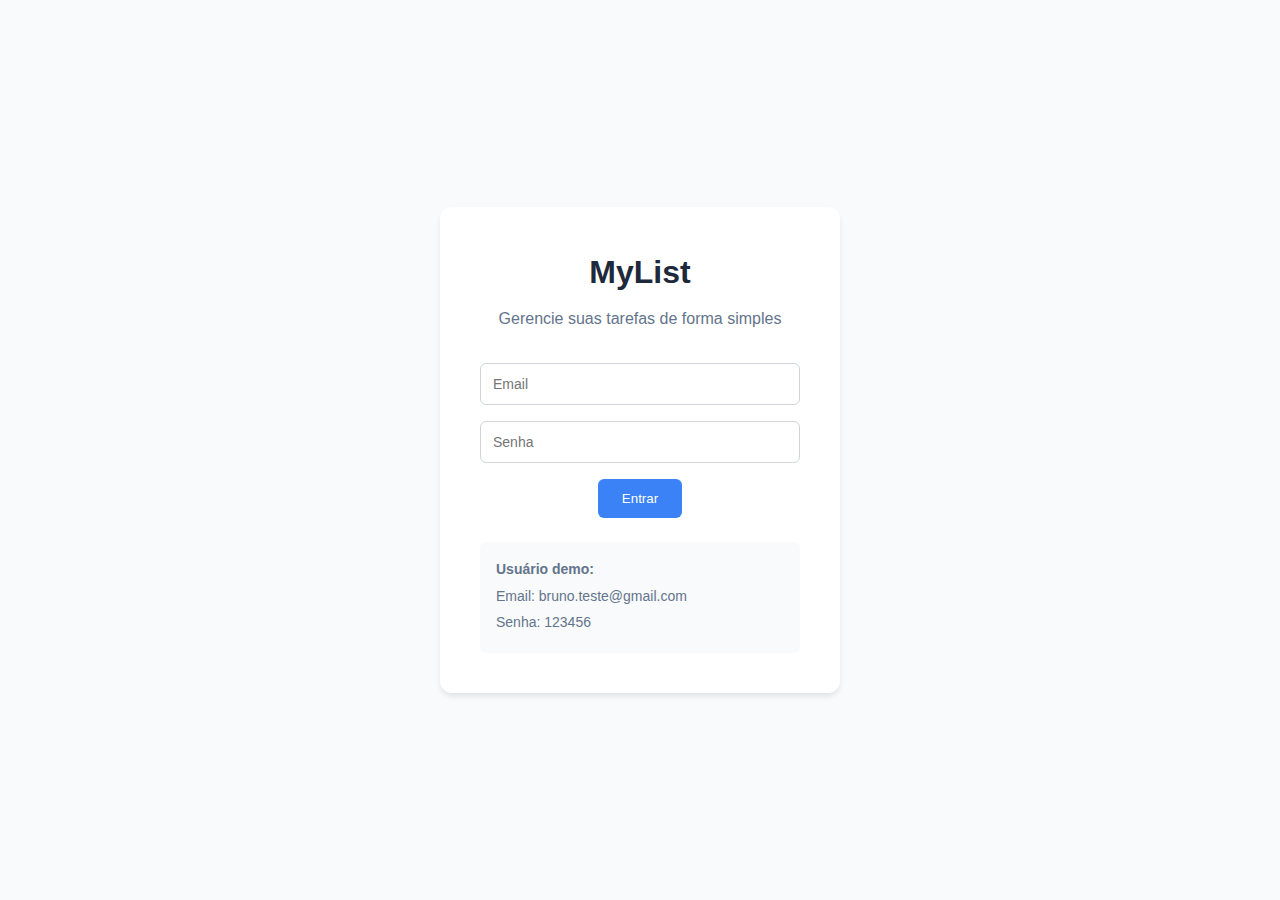
<file: index.html>
<!DOCTYPE html>
<html lang="pt-BR">
<head>
    <meta charset="UTF-8">
    <meta name="viewport" content="width=device-width, initial-scale=1.0">
    <title>MyList - Gerenciador de Tarefas</title>
    <link rel="stylesheet" href="styles.css">
</head>
<body>
    <!-- Login Page -->
    <div id="loginPage" class="page active">
        <div class="login-container">
            <div class="login-card">
                <h1>MyList</h1>
                <p>Gerencie suas tarefas de forma simples</p>
                
                <form id="loginForm">
                    <div class="input-group">
                        <input type="email" id="email" placeholder="Email" required>
                    </div>
                    <div class="input-group">
                        <input type="password" id="password" placeholder="Senha" required>
                    </div>
                    <button type="submit" class="btn-primary">Entrar</button>
                </form>
                
                <div class="demo-info">
                    <p><strong>Usuário demo:</strong></p>
                    <p>Email: bruno.teste@gmail.com</p>
                    <p>Senha: 123456</p>
                </div>
            </div>
        </div>
    </div>

    <!-- Dashboard Page -->
    <div id="dashboardPage" class="page">
        <header class="header">
            <div class="header-content">
                <h1>MyList</h1>
                <div class="header-actions">
                    <span id="userName">Bruno Teste</span>
                    <button id="logoutBtn" class="btn-secondary">Sair</button>
                </div>
            </div>
        </header>

        <main class="main-content">
            <div class="content-header">
                <h2>Minhas Tarefas</h2>
                <div class="actions">
                    <button id="addCategoryBtn" class="btn-secondary">+ Categoria</button>
                    <button id="addTaskBtn" class="btn-primary">+ Tarefa</button>
                </div>
            </div>

            <!-- <div class="filters">
                <select id="categoryFilter">
                    <option value="">Todas as categorias</option>
                </select>
                <select id="statusFilter">
                    <option value="">Todos os status</option>
                    <option value="pendente">Pendente</option>
                    <option value="concluida">Concluída</option>
                </select>
            </div> -->

            <div class="categories-section">
                <h3>Categorias</h3>
                <div id="categoriesList" class="categories-list"></div>
            </div>

            <div class="tasks-section">
                <div id="tasksList" class="tasks-list"></div>
            </div>
        </main>
    </div>

    <!-- Task Modal -->
    <div id="taskModal" class="modal">
        <div class="modal-content">
            <div class="modal-header">
                <h3 id="taskModalTitle">Nova Tarefa</h3>
                <button class="close-btn">&times;</button>
            </div>
            <form id="taskForm">
                <div class="input-group">
                    <label>Título</label>
                    <input type="text" id="taskTitle" required>
                </div>
                <div class="input-group">
                    <label>Descrição</label>
                    <textarea id="taskDescription" rows="3"></textarea>
                </div>
                <div class="input-group">
                    <label>Categoria</label>
                    <select id="taskCategory" required>
                        <option value="">Selecione uma categoria</option>
                    </select>
                </div>
                <div class="input-row">
                    <div class="input-group">
                        <label>Data de Vencimento</label>
                        <input type="date" id="taskDate">
                    </div>
                    <div class="input-group">
                        <label>Hora</label>
                        <input type="time" id="taskTime">
                    </div>
                </div>
                <div class="input-group">
                    <label>Status</label>
                    <select id="taskStatus">
                        <option value="pendente">Pendente</option>
                        <option value="concluida">Concluída</option>
                    </select>
                </div>
                <div class="modal-actions">
                    <button type="button" class="btn-secondary" id="cancelTaskBtn">Cancelar</button>
                    <button type="submit" class="btn-primary">Salvar</button>
                </div>
            </form>
        </div>
    </div>

    <!-- Category Modal -->
    <div id="categoryModal" class="modal">
        <div class="modal-content">
            <div class="modal-header">
                <h3 id="categoryModalTitle">Nova Categoria</h3>
                <button class="close-btn">&times;</button>
            </div>
            <form id="categoryForm">
                <div class="input-group">
                    <label>Nome da Categoria</label>
                    <input type="text" id="categoryName" required>
                </div>
                <div class="modal-actions">
                    <button type="button" class="btn-secondary" id="cancelCategoryBtn">Cancelar</button>
                    <button type="submit" class="btn-primary">Salvar</button>
                </div>
            </form>
        </div>
    </div>

    <script src="api.js"></script>
    <script src="app.js"></script>
</body>
</html>
</file>
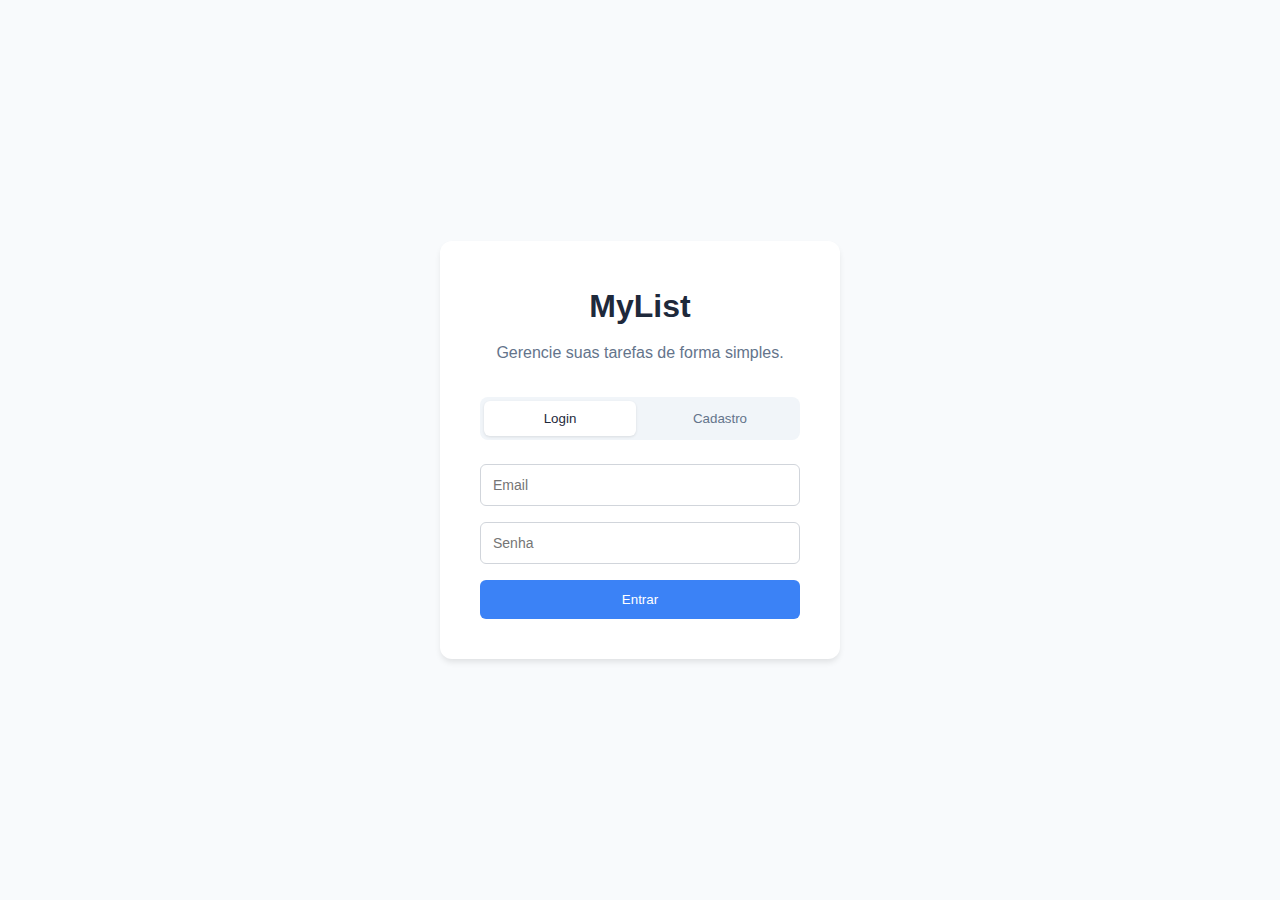
<file: client/index.html>
<!DOCTYPE html>
<html lang="pt-BR">
  <head>
    <meta charset="UTF-8" />
    <meta name="viewport" content="width=device-width, initial-scale=1.0" />
    <title>MyList</title>
    <link rel="stylesheet" href="styles.css" />
    <link rel="icon" type="image/x-icon" href="assets/favicon.ico" />
  </head>
  <body>
    <div class="loader-container">
      <div class="loader-content">
        <div class="spinner"></div>
        <p>Carregando...</p>
      </div>
    </div>

    <script src="api/api.js"></script>
    <script>
      document.addEventListener("DOMContentLoaded", () => {
        const api = window.api;

        setTimeout(() => {
          if (api.isAuthenticated()) {
            window.location.href = "app/dashboard/index.html";
          } else {
            window.location.href = "app/auth/index.html";
          }
        }, 500);
      });
    </script>
  </body>
</html>
</file>
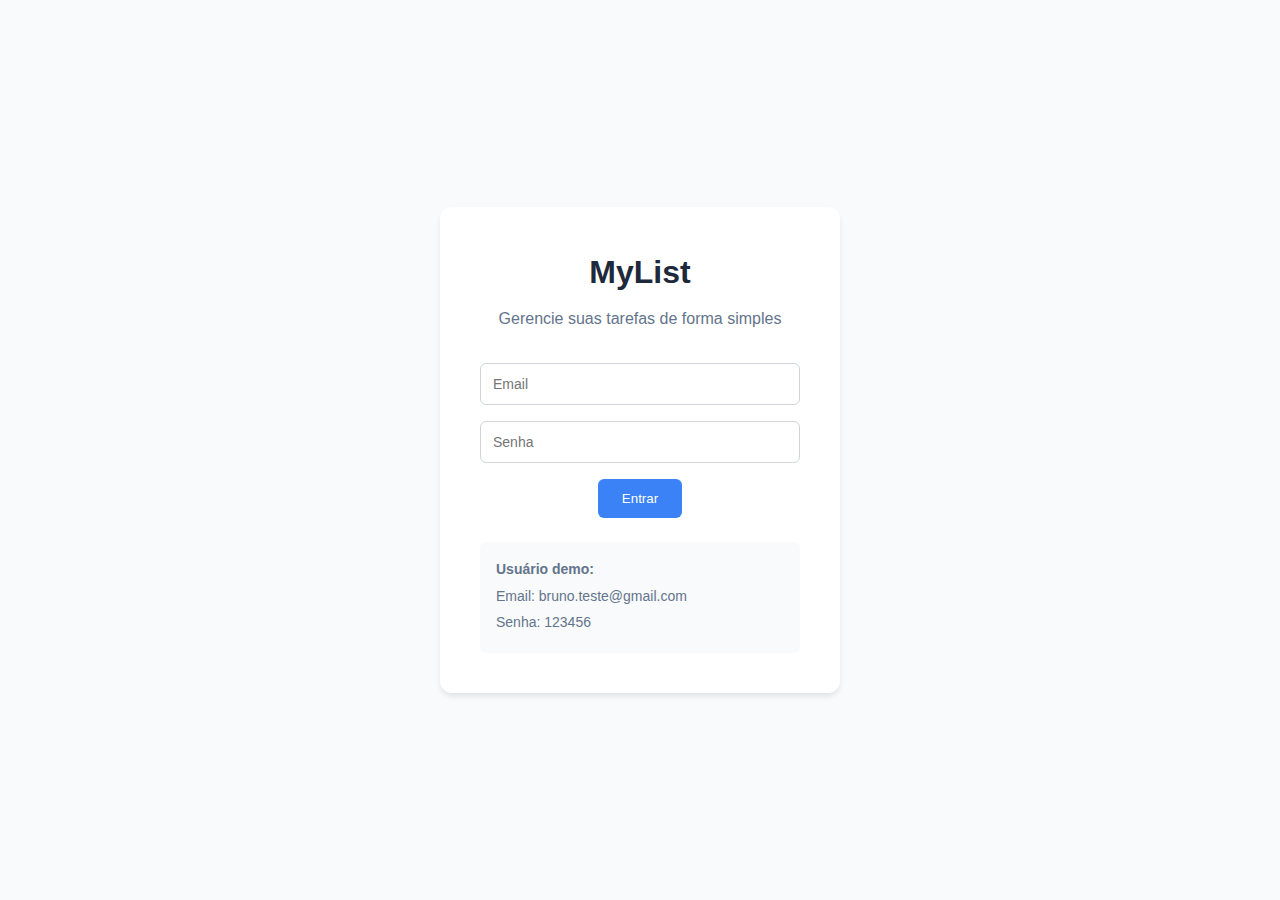
<file: parte-01/index.html>
<!DOCTYPE html>
<html lang="pt-BR">
  <head>
    <meta charset="UTF-8" />
    <meta name="viewport" content="width=device-width, initial-scale=1.0" />
    <title>MyList - Gerenciador de Tarefas</title>
    <link rel="stylesheet" href="styles.css" />
  </head>
  <body>
    <!-- Página de Login -->
    <div id="loginPage" class="page active">
      <div class="login-container">
        <div class="login-card">
          <h1>MyList</h1>
          <p>Gerencie suas tarefas de forma simples</p>

          <form id="loginForm">
            <div class="input-group">
              <input type="email" id="email" placeholder="Email" required />
            </div>
            <div class="input-group">
              <input
                type="password"
                id="password"
                placeholder="Senha"
                required
              />
            </div>
            <button type="submit" class="btn-primary">Entrar</button>
          </form>

          <div class="demo-info">
            <p><strong>Usuário demo:</strong></p>
            <p>Email: bruno.teste@gmail.com</p>
            <p>Senha: 123456</p>
          </div>
        </div>
      </div>
    </div>

    <script src="app.js"></script>
  </body>
</html>
</file>
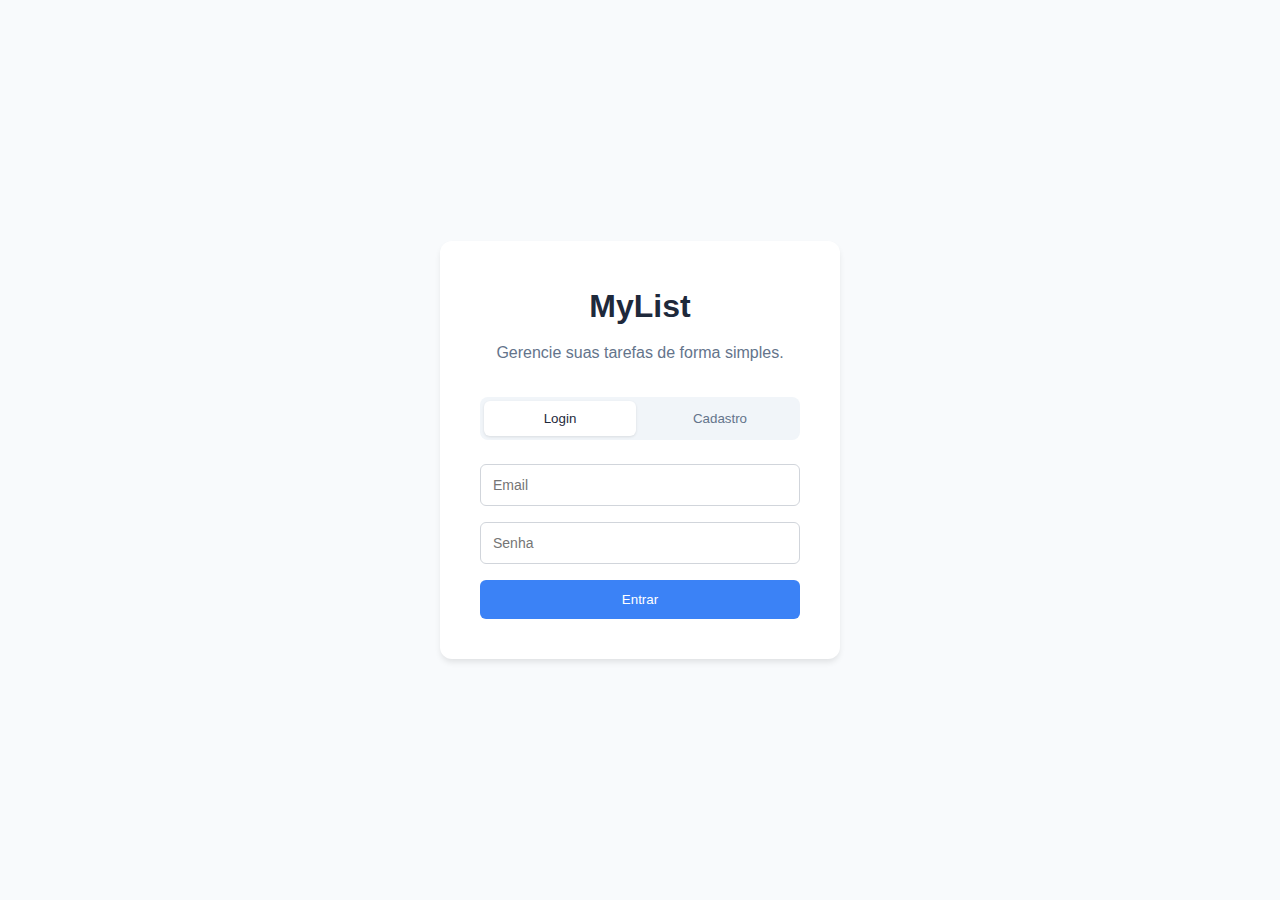
<file: app/auth/index.html>
<!DOCTYPE html>
<html lang="pt-BR">
  <head>
    <meta charset="UTF-8" />
    <meta name="viewport" content="width=device-width, initial-scale=1.0" />
    <title>MyList - Login</title>
    <link rel="stylesheet" href="../../styles.css" />
    <link rel="icon" type="image/x-icon" href="../../assets/favicon.ico" />
  </head>
  <body>
    <div class="login-container">
      <div class="login-card">
        <h1>MyList</h1>
        <p>Gerencie suas tarefas de forma simples.</p>

        <div class="tabs">
          <button class="tab-btn active" data-tab="login">Login</button>
          <button class="tab-btn" data-tab="register">Cadastro</button>
        </div>

        <!-- Form de Login-->
        <div id="loginTab" class="tab-content active">
          <form id="loginForm">
            <div class="input-group">
              <input
                type="email"
                id="loginEmail"
                placeholder="Email"
                required
              />
            </div>
            <div class="input-group">
              <input
                type="password"
                id="loginPassword"
                placeholder="Senha"
                required
              />
            </div>
            <button type="submit" class="btn-primary" style="width: 100%;">Entrar</button>
          </form>
        </div>

        <!-- Form de Cadastro -->
        <div id="registerTab" class="tab-content">
          <form id="registerForm">
            <div class="input-group">
              <input
                type="text"
                id="registerName"
                placeholder="Nome completo"
                required
              />
            </div>
            <div class="input-group">
              <input
                type="email"
                id="registerEmail"
                placeholder="Email"
                required
              />
            </div>
            <div class="input-group">
              <input
                type="password"
                id="registerPassword"
                placeholder="Senha"
                required
                minlength="6"
              />
            </div>
            <button type="submit" class="btn-primary" style="width: 100%;">Cadastrar</button>
          </form>
        </div>
      </div>
    </div>

    
    <script src="../../api/api.js"></script>
    
    <script src="../loading.js"></script>
    <script src="script.js"></script>
  </body>
</html>
</file>
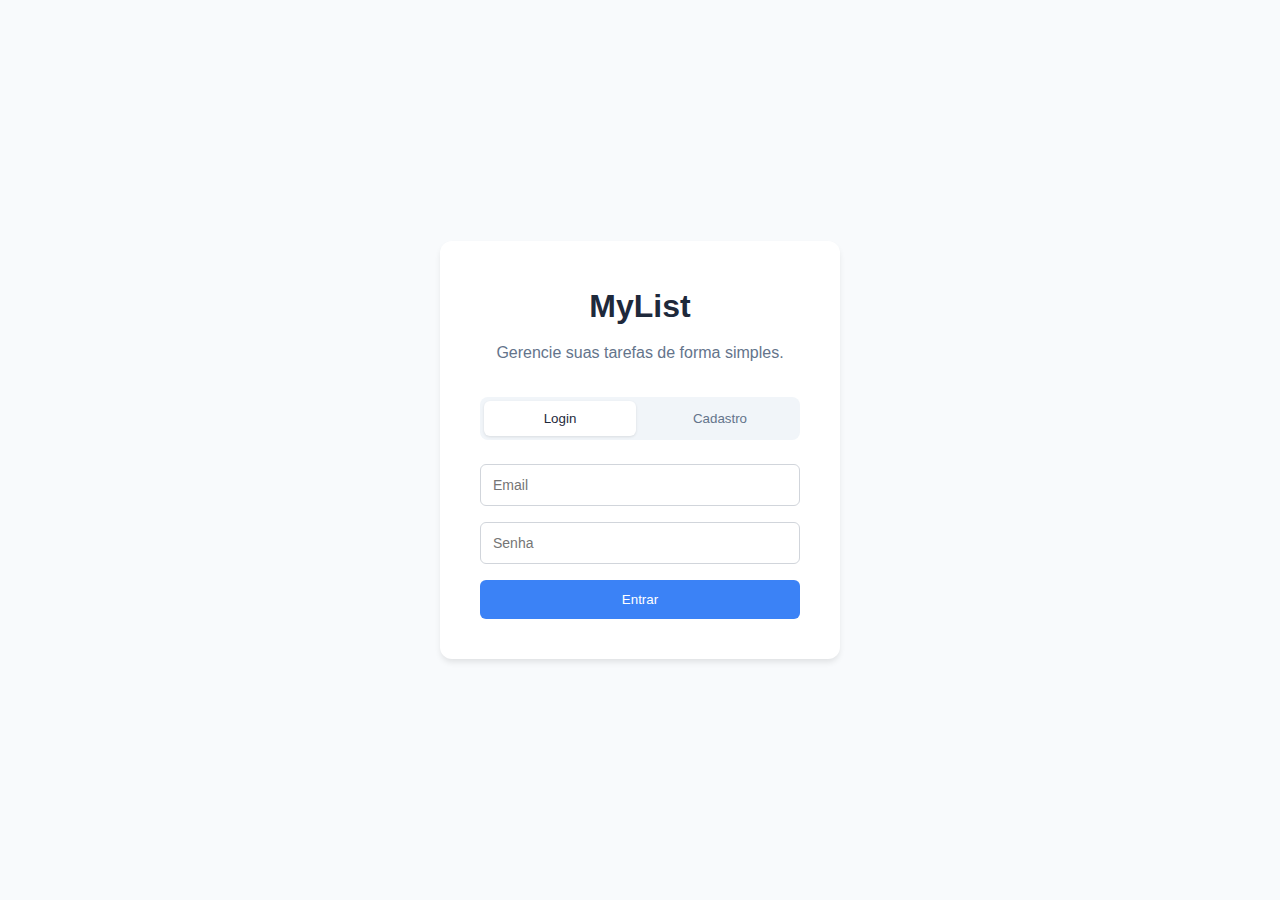
<file: app/dashboard/index.html>
<!DOCTYPE html>
<html lang="pt-BR">
  <head>
    <meta charset="UTF-8" />
    <meta name="viewport" content="width=device-width, initial-scale=1.0" />
    <title>MyList - Dashboard</title>
    <link rel="stylesheet" href="../../styles.css" />
    <link rel="icon" type="image/x-icon" href="../../assets/favicon.ico" />
  </head>
  <body>
    <header class="header">
      <div class="header-content">
        <h1>MyList</h1>
        <div class="header-actions">
          <span id="userName">Usuário</span>
          <button id="logoutBtn" class="btn-secondary">Sair</button>
        </div>
      </div>
    </header>

    <main class="main-content">
      <div class="content-header">
        <h2>Minhas Tarefas</h2>
        <div class="actions">
          <button id="addCategoryBtn" class="btn-secondary">+ Categoria</button>
          <button id="addTaskBtn" class="btn-primary">+ Tarefa</button>
        </div>
      </div>

      <div class="filters">
        <select id="categoryFilter">
          <option value="">Todas as categorias</option>
        </select>
        <select id="statusFilter">
          <option value="">Todos os status</option>
          <option value="pendente">Pendente</option>
          <option value="concluida">Concluída</option>
        </select>
      </div>

      <div class="categories-section">
        <h3>Categorias</h3>
        <div id="categoriesList" class="categories-list"></div>
      </div>

      <div class="tasks-section">
        <h3>Tarefas</h3>
        <div id="tasksList" class="tasks-list"></div>
      </div>
    </main>

    <!-- Task Modal -->
    <div id="taskModal" class="modal">
      <div class="modal-content">
        <div class="modal-header">
          <h3 id="taskModalTitle">Nova Tarefa</h3>
          <button class="close-btn">&times;</button>
        </div>
        <form id="taskForm">
          <div class="input-group">
            <label>Título</label>
            <input type="text" id="taskTitle" required />
          </div>
          <div class="input-group">
            <label>Descrição</label>
            <textarea id="taskDescription" rows="3"></textarea>
          </div>
          <div class="input-group">
            <label>Categoria</label>
            <select id="taskCategory" required>
              <option value="">Selecione uma categoria</option>
            </select>
          </div>
          <div class="input-row">
            <div class="input-group">
              <label>Data de Vencimento</label>
              <input type="date" id="taskDate" />
            </div>
            <div class="input-group">
              <label>Hora</label>
              <input type="time" id="taskTime" />
            </div>
          </div>
          <div class="input-group">
            <label>Status</label>
            <select id="taskStatus">
              <option value="pendente">Pendente</option>
              <option value="concluida">Concluída</option>
            </select>
          </div>
          <div class="modal-actions">
            <button type="button" class="btn-secondary" id="cancelTaskBtn">
              Cancelar
            </button>
            <button type="submit" class="btn-primary">Salvar</button>
          </div>
        </form>
      </div>
    </div>

    <!-- Category Modal -->
    <div id="categoryModal" class="modal">
      <div class="modal-content">
        <div class="modal-header">
          <h3 id="categoryModalTitle">Nova Categoria</h3>
          <button class="close-btn">&times;</button>
        </div>
        <form id="categoryForm">
          <div class="input-group">
            <label>Nome da Categoria</label>
            <input type="text" id="categoryName" required />
          </div>
          <div class="modal-actions">
            <button type="button" class="btn-secondary" id="cancelCategoryBtn">
              Cancelar
            </button>
            <button type="submit" class="btn-primary">Salvar</button>
          </div>
        </form>
      </div>
    </div>

    <script src="../../api/api.js"></script>

    <script src="../loading.js"></script>
    <script src="script.js"></script>
  </body>
</html>
</file>
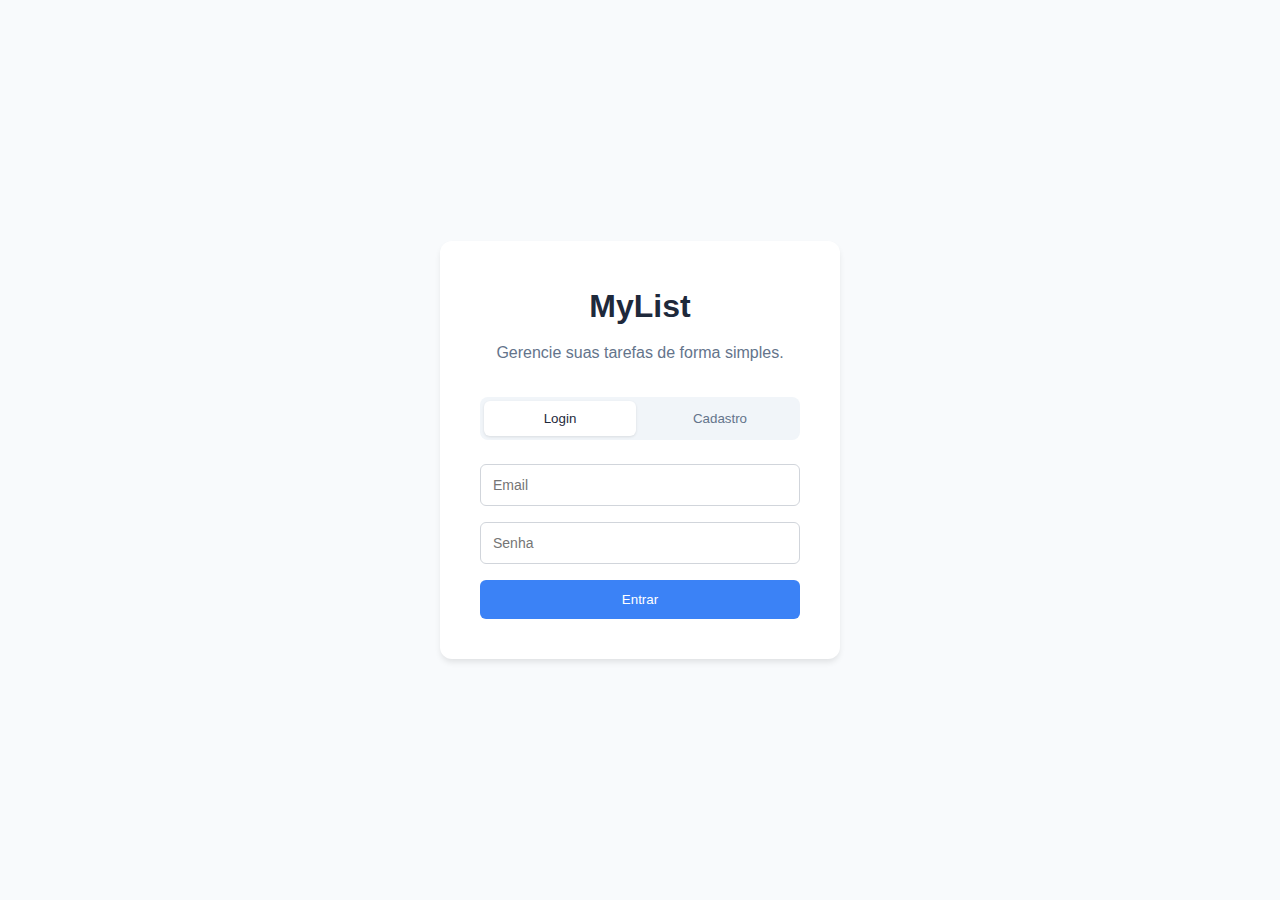
<file: client/app/dashboard/index.html>
<!DOCTYPE html>
<html lang="pt-BR">
  <head>
    <meta charset="UTF-8" />
    <meta name="viewport" content="width=device-width, initial-scale=1.0" />
    <title>MyList - Dashboard</title>
    <link rel="stylesheet" href="../../styles.css" />
    <link rel="icon" type="image/x-icon" href="../../assets/favicon.ico" />
  </head>
  <body>
    <header class="header">
      <div class="header-content">
        <h1>MyList</h1>
        <div class="header-actions">
          <span id="userName">Usuário</span>
          <button id="logoutBtn" class="btn-secondary">Sair</button>
        </div>
      </div>
    </header>

    <main class="main-content">
      <div class="content-header">
        <h2>Minhas Tarefas</h2>
        <div class="actions">
          <button id="addCategoryBtn" class="btn-secondary">+ Categoria</button>
          <button id="addTaskBtn" class="btn-primary">+ Tarefa</button>
        </div>
      </div>

      <div class="filters">
        <select id="categoryFilter">
          <option value="">Todas as categorias</option>
        </select>
        <select id="statusFilter">
          <option value="">Todos os status</option>
          <option value="0">Pendente</option>
          <option value="1">Concluída</option>
        </select>
      </div>

      <div class="categories-section">
        <h3>Categorias</h3>
        <div id="categoriesList" class="categories-list"></div>
      </div>

      <div class="tasks-section">
        <h3>Tarefas</h3>
        <div id="tasksList" class="tasks-list"></div>
      </div>
    </main>

    <!-- Task Modal -->
    <div id="taskModal" class="modal">
      <div class="modal-content">
        <div class="modal-header">
          <h3 id="taskModalTitle">Nova Tarefa</h3>
          <button class="close-btn">&times;</button>
        </div>
        <form id="taskForm">
          <div class="input-group">
            <label>Título</label>
            <input type="text" id="taskTitle" required />
          </div>
          <div class="input-group">
            <label>Descrição</label>
            <textarea id="taskDescription" rows="3"></textarea>
          </div>
          <div class="input-group">
            <label>Categoria</label>
            <select id="taskCategory">
              <option value="">Selecione uma categoria</option>
            </select>
          </div>
          <div class="input-row">
            <div class="input-group">
              <label>Data de Vencimento</label>
              <input type="date" id="taskDate" />
            </div>
            <div class="input-group">
              <label>Hora</label>
              <input type="time" id="taskTime" />
            </div>
          </div>
          <div class="input-group">
            <label>Status</label>
            <select id="taskStatus">
              <option value="0">Pendente</option>
              <option value="1">Concluída</option>
            </select>
          </div>
          <div class="modal-actions">
            <button type="button" class="btn-secondary" id="cancelTaskBtn">
              Cancelar
            </button>
            <button type="submit" class="btn-primary">Salvar</button>
          </div>
        </form>
      </div>
    </div>

    <!-- Category Modal -->
    <div id="categoryModal" class="modal">
      <div class="modal-content">
        <div class="modal-header">
          <h3 id="categoryModalTitle">Nova Categoria</h3>
          <button class="close-btn">&times;</button>
        </div>
        <form id="categoryForm">
          <div class="input-group">
            <label>Nome da Categoria</label>
            <input type="text" id="categoryName" required />
          </div>
          <div class="modal-actions">
            <button type="button" class="btn-secondary" id="cancelCategoryBtn">
              Cancelar
            </button>
            <button type="submit" class="btn-primary">Salvar</button>
          </div>
        </form>
      </div>
    </div>

    <script src="../../api/api.js"></script>

    <script src="../loading.js"></script>
    <script src="script.js"></script>
  </body>
</html>
</file>
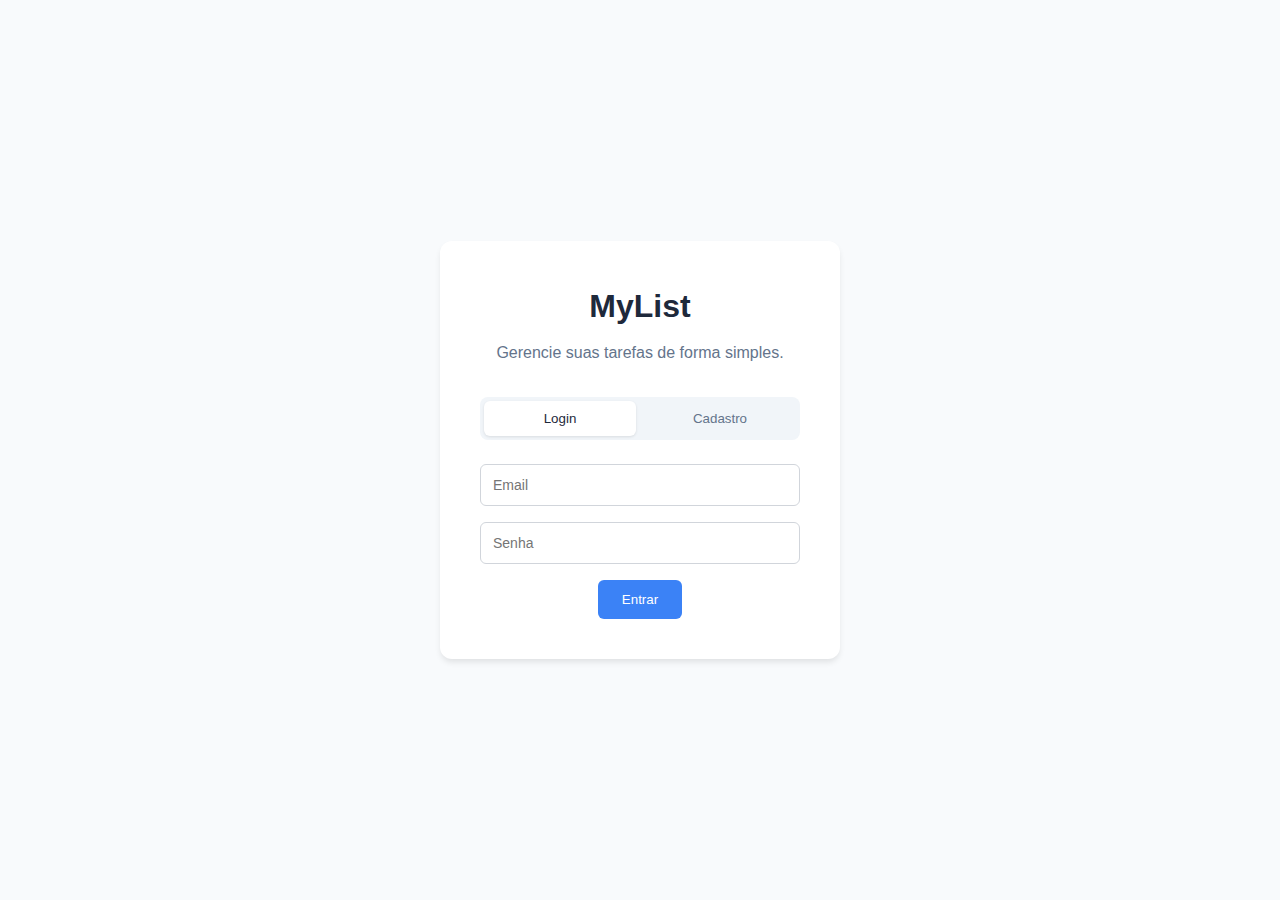
<file: app/auth.html>
<!DOCTYPE html>
<html lang="pt-BR">
  <head>
    <meta charset="UTF-8" />
    <meta name="viewport" content="width=device-width, initial-scale=1.0" />
    <title>MyList - Login</title>
    <link rel="stylesheet" href="../styles.css" />
    <link rel="icon" type="image/x-icon" href="../assets/favicon.ico" />
  </head>
  <body>
    <div class="login-container">
      <div class="login-card">
        <h1>MyList</h1>
        <p>Gerencie suas tarefas de forma simples.</p>

        <div class="tabs">
          <button class="tab-btn active" data-tab="login">Login</button>
          <button class="tab-btn" data-tab="register">Cadastro</button>
        </div>

        <!-- Login Form -->
        <div id="loginTab" class="tab-content active">
          <form id="loginForm">
            <div class="input-group">
              <input
                type="email"
                id="loginEmail"
                placeholder="Email"
                required
              />
            </div>
            <div class="input-group">
              <input
                type="password"
                id="loginPassword"
                placeholder="Senha"
                required
              />
            </div>
            <button type="submit" class="btn-primary">Entrar</button>
          </form>
        </div>

        <!-- Registration Form -->
        <div id="registerTab" class="tab-content">
          <form id="registerForm">
            <div class="input-group">
              <input
                type="text"
                id="registerName"
                placeholder="Nome completo"
                required
              />
            </div>
            <div class="input-group">
              <input
                type="email"
                id="registerEmail"
                placeholder="Email"
                required
              />
            </div>
            <div class="input-group">
              <input
                type="password"
                id="registerPassword"
                placeholder="Senha"
                required
                minlength="6"
              />
            </div>
            <button type="submit" class="btn-primary">Cadastrar</button>
          </form>
        </div>
      </div>
    </div>

    <script src="../scripts/api.js"></script>
    <script src="../scripts/auth.js"></script>
  </body>
</html>
</file>
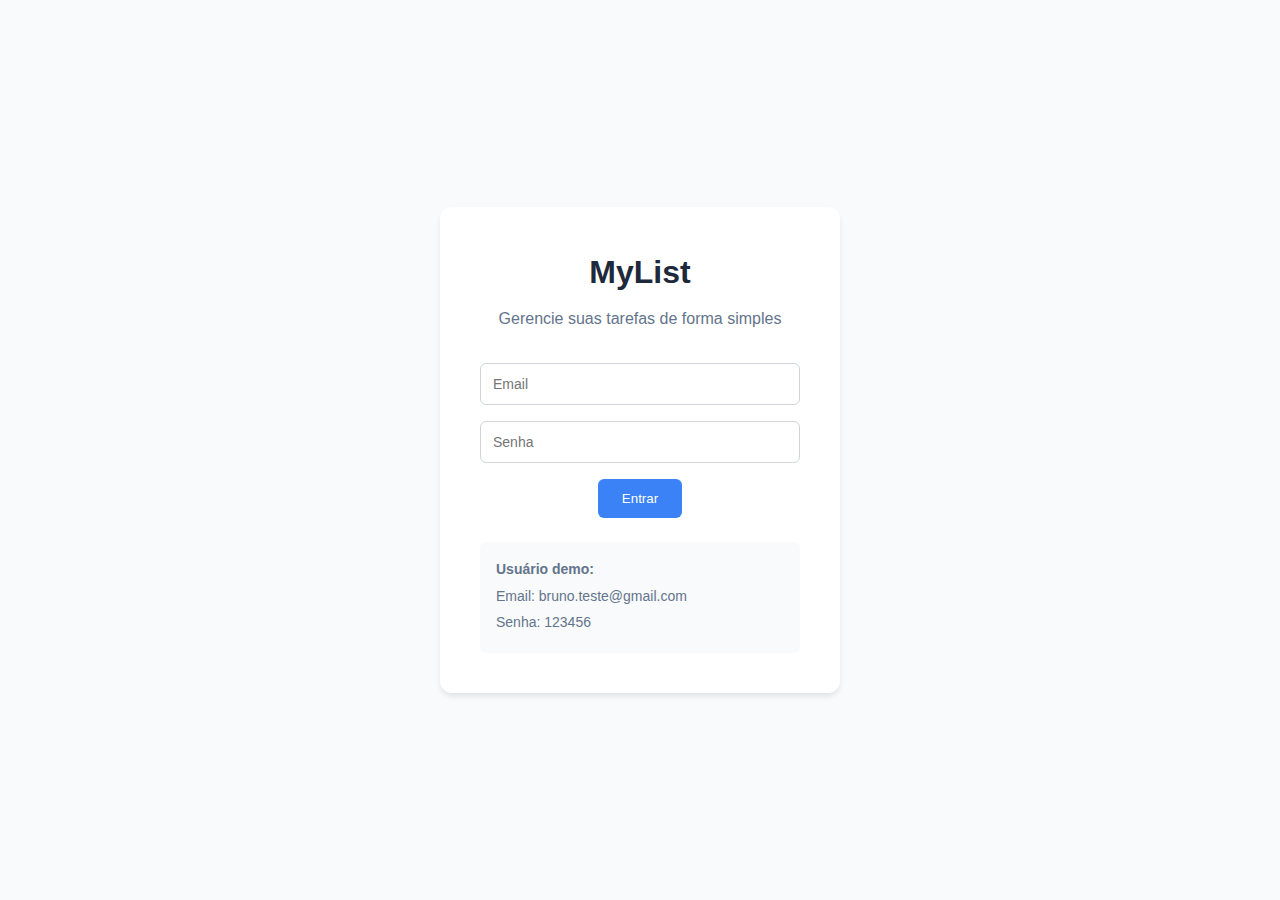
<file: app/dashboard.html>
<!DOCTYPE html>
<html lang="pt-BR">
<head>
    <meta charset="UTF-8">
    <meta name="viewport" content="width=device-width, initial-scale=1.0">
    <title>MyList - Dashboard</title>
    <link rel="stylesheet" href="../styles.css">
    <link rel="icon" type="image/x-icon" href="../assets/favicon.ico" />

</head>
<body>
    <header class="header">
        <div class="header-content">
            <h1>MyList</h1>
            <div class="header-actions">
                <span id="userName">Usuário</span>
                <button id="logoutBtn" class="btn-secondary">Sair</button>
            </div>
        </div>
    </header>

    <main class="main-content">
        <div class="content-header">
            <h2>Minhas Tarefas</h2>
            <div class="actions">
                <button id="addCategoryBtn" class="btn-secondary">+ Categoria</button>
                <button id="addTaskBtn" class="btn-primary">+ Tarefa</button>
            </div>
        </div>

        <div class="filters">
            <select id="categoryFilter">
                <option value="">Todas as categorias</option>
            </select>
            <select id="statusFilter">
                <option value="">Todos os status</option>
                <option value="pendente">Pendente</option>
                <option value="concluida">Concluída</option>
            </select>
        </div>

        <div class="categories-section">
            <h3>Categorias</h3>
            <div id="categoriesList" class="categories-list"></div>
        </div>

        <div class="tasks-section">
            <div id="tasksList" class="tasks-list"></div>
        </div>
    </main>

    <!-- Task Modal -->
    <div id="taskModal" class="modal">
        <div class="modal-content">
            <div class="modal-header">
                <h3 id="taskModalTitle">Nova Tarefa</h3>
                <button class="close-btn">&times;</button>
            </div>
            <form id="taskForm">
                <div class="input-group">
                    <label>Título</label>
                    <input type="text" id="taskTitle" required>
                </div>
                <div class="input-group">
                    <label>Descrição</label>
                    <textarea id="taskDescription" rows="3"></textarea>
                </div>
                <div class="input-group">
                    <label>Categoria</label>
                    <select id="taskCategory" required>
                        <option value="">Selecione uma categoria</option>
                    </select>
                </div>
                <div class="input-row">
                    <div class="input-group">
                        <label>Data de Vencimento</label>
                        <input type="date" id="taskDate">
                    </div>
                    <div class="input-group">
                        <label>Hora</label>
                        <input type="time" id="taskTime">
                    </div>
                </div>
                <div class="input-group">
                    <label>Status</label>
                    <select id="taskStatus">
                        <option value="pendente">Pendente</option>
                        <option value="concluida">Concluída</option>
                    </select>
                </div>
                <div class="modal-actions">
                    <button type="button" class="btn-secondary" id="cancelTaskBtn">Cancelar</button>
                    <button type="submit" class="btn-primary">Salvar</button>
                </div>
            </form>
        </div>
    </div>

    <!-- Category Modal -->
    <div id="categoryModal" class="modal">
        <div class="modal-content">
            <div class="modal-header">
                <h3 id="categoryModalTitle">Nova Categoria</h3>
                <button class="close-btn">&times;</button>
            </div>
            <form id="categoryForm">
                <div class="input-group">
                    <label>Nome da Categoria</label>
                    <input type="text" id="categoryName" required>
                </div>
                <div class="modal-actions">
                    <button type="button" class="btn-secondary" id="cancelCategoryBtn">Cancelar</button>
                    <button type="submit" class="btn-primary">Salvar</button>
                </div>
            </form>
        </div>
    </div>

    <script src="../scripts/api.js"></script>
    <script src="../scripts/dashboard.js"></script>
</body>
</html>
</file>
<file: styles.css>
* {
  margin: 0;
  padding: 0;
  box-sizing: border-box;
}

body {
  font-family: -apple-system, BlinkMacSystemFont, "Segoe UI", Roboto, sans-serif;
  background-color: #f8fafc;
  color: #334155;
  line-height: 1.6;
}

/* Pages */
.page {
  display: none;
}

.page.active {
  display: block;
}

/* Login Page */
.login-container {
  min-height: 100vh;
  display: flex;
  align-items: center;
  justify-content: center;
  padding: 20px;
}

.login-card {
  background: white;
  padding: 40px;
  border-radius: 12px;
  box-shadow: 0 4px 6px -1px rgba(0, 0, 0, 0.1);
  width: 100%;
  max-width: 400px;
  text-align: center;
}

.login-card h1 {
  font-size: 2rem;
  font-weight: 700;
  color: #1e293b;
  margin-bottom: 8px;
}

.login-card p {
  color: #64748b;
  margin-bottom: 32px;
}

/* Header */
.header {
  background: white;
  border-bottom: 1px solid #e2e8f0;
  padding: 16px 0;
}

.header-content {
  max-width: 1200px;
  margin: 0 auto;
  padding: 0 20px;
  display: flex;
  justify-content: space-between;
  align-items: center;
}

.header h1 {
  font-size: 1.5rem;
  font-weight: 700;
  color: #1e293b;
}

.header-actions {
  display: flex;
  align-items: center;
  gap: 16px;
}

/* Main Content */
.main-content {
  max-width: 1200px;
  margin: 0 auto;
  padding: 32px 20px;
}

.content-header {
  display: flex;
  justify-content: space-between;
  align-items: center;
  margin-bottom: 24px;
}

.content-header h2 {
  font-size: 1.5rem;
  font-weight: 600;
  color: #1e293b;
}

.actions {
  display: flex;
  gap: 12px;
}

/* Tabs */
.tabs {
  display: flex;
  gap: 8px;
  margin-bottom: 24px;
  background: #f1f5f9;
  padding: 4px;
  border-radius: 8px;
}

.tab-btn {
  flex: 1;
  padding: 10px 16px;
  border: none;
  background: transparent;
  color: #64748b;
  font-weight: 500;
  cursor: pointer;
  border-radius: 6px;
  transition: all 0.2s;
}

.tab-btn.active {
  background: white;
  color: #1e293b;
  box-shadow: 0 1px 3px rgba(0, 0, 0, 0.1);
}

.tab-btn:hover:not(.active) {
  color: #334155;
}

.tab-content {
  display: none;
}

.tab-content.active {
  display: block;
}

/* Filters */
.filters {
  display: flex;
  gap: 16px;
  margin-bottom: 32px;
}

.filters select {
  padding: 8px 12px;
  border: 1px solid #d1d5db;
  border-radius: 6px;
  background: white;
  font-size: 14px;
}

/* Categories Section */
.categories-section {
  margin-bottom: 32px;
}

.categories-section h3 {
  font-size: 1.125rem;
  font-weight: 600;
  margin-bottom: 16px;
  color: #1e293b;
}

.categories-list {
  display: flex;
  flex-wrap: wrap;
  gap: 12px;
}

.category-item {
  background: white;
  padding: 12px 16px;
  border-radius: 8px;
  border: 1px solid #e2e8f0;
  display: flex;
  align-items: center;
  gap: 8px;
  font-size: 14px;
}

.category-actions {
  display: flex;
  gap: 4px;
}

.category-actions button {
  background: none;
  border: none;
  padding: 4px;
  cursor: pointer;
  border-radius: 4px;
  font-size: 12px;
}

.category-actions button:hover {
  background: #f1f5f9;
}

/* Tasks Section */
.tasks-list {
  display: grid;
  gap: 16px;
}

.task-item {
  background: white;
  padding: 20px;
  border-radius: 8px;
  border: 1px solid #e2e8f0;
  transition: all 0.2s;
}

.task-item:hover {
  box-shadow: 0 4px 6px -1px rgba(0, 0, 0, 0.1);
}

.task-item.completed {
  opacity: 0.7;
}

.task-header {
  display: flex;
  justify-content: space-between;
  align-items: flex-start;
  margin-bottom: 8px;
}

.task-title {
  font-weight: 600;
  font-size: 1.125rem;
  color: #1e293b;
}

.task-title.completed {
  text-decoration: line-through;
}

.task-actions {
  display: flex;
  gap: 8px;
}

.task-actions button {
  background: none;
  border: none;
  padding: 4px 8px;
  cursor: pointer;
  border-radius: 4px;
  font-size: 12px;
}

.task-actions button:hover {
  background: #f1f5f9;
}

.task-description {
  color: #64748b;
  margin-bottom: 12px;
}

.task-meta {
  display: flex;
  justify-content: space-between;
  align-items: center;
  font-size: 14px;
  color: #64748b;
}

.task-category {
  background: #f1f5f9;
  padding: 4px 8px;
  border-radius: 4px;
  font-size: 12px;
}

.task-status {
  padding: 4px 8px;
  border-radius: 4px;
  font-size: 12px;
  font-weight: 500;
}

.task-status.pendente {
  background: #fef3c7;
  color: #92400e;
}

.task-status.concluida {
  background: #d1fae5;
  color: #065f46;
}

/* Forms */
.input-group {
  margin-bottom: 16px;
}

.input-group label {
  display: block;
  margin-bottom: 4px;
  font-weight: 500;
  color: #374151;
}

.input-group input,
.input-group textarea,
.input-group select {
  width: 100%;
  padding: 12px;
  border: 1px solid #d1d5db;
  border-radius: 6px;
  font-size: 14px;
  transition: border-color 0.2s;
}

.input-group input:focus,
.input-group textarea:focus,
.input-group select:focus {
  outline: none;
  border-color: #3b82f6;
  box-shadow: 0 0 0 3px rgba(59, 130, 246, 0.1);
}

.input-row {
  display: grid;
  grid-template-columns: 1fr 1fr;
  gap: 16px;
}

/* Buttons */
.btn-primary {
  background: #3b82f6;
  color: white;
  border: none;
  padding: 12px 24px;
  border-radius: 6px;
  font-weight: 500;
  cursor: pointer;
  transition: background-color 0.2s;
}

.btn-primary:hover {
  background: #2563eb;
}

.btn-primary:disabled {
  background: #93c5fd;
  cursor: not-allowed;
}

.btn-secondary {
  background: #f8fafc;
  color: #64748b;
  border: 1px solid #e2e8f0;
  padding: 12px 24px;
  border-radius: 6px;
  font-weight: 500;
  cursor: pointer;
  transition: all 0.2s;
}

.btn-secondary:hover {
  background: #f1f5f9;
  border-color: #cbd5e1;
}

.btn-secondary:disabled {
  opacity: 0.5;
  cursor: not-allowed;
}

/* Modals */
.modal {
  display: none;
  position: fixed;
  top: 0;
  left: 0;
  width: 100%;
  height: 100%;
  background: rgba(0, 0, 0, 0.5);
  z-index: 1000;
}

.modal.active {
  display: flex;
  align-items: center;
  justify-content: center;
  padding: 20px;
}

.modal-content {
  background: white;
  border-radius: 12px;
  width: 100%;
  max-width: 500px;
  max-height: 90vh;
  overflow-y: auto;
}

.modal-header {
  display: flex;
  justify-content: space-between;
  align-items: center;
  padding: 24px 24px 0;
  margin-bottom: 24px;
}

.modal-header h3 {
  font-size: 1.25rem;
  font-weight: 600;
  color: #1e293b;
}

.close-btn {
  background: none;
  border: none;
  font-size: 24px;
  cursor: pointer;
  color: #64748b;
  padding: 4px;
}

.close-btn:hover {
  color: #374151;
}

.modal form {
  padding: 0 24px 24px;
}

.modal-actions {
  display: flex;
  gap: 12px;
  justify-content: flex-end;
  margin-top: 24px;
}

/* Demo Info */
.demo-info {
  margin-top: 24px;
  padding: 16px;
  background: #f8fafc;
  border-radius: 6px;
  font-size: 14px;
  text-align: left;
}

.demo-info p {
  margin-bottom: 4px;
}

/* Loading overlay styles */
.loading-overlay {
  display: none;
  position: fixed;
  top: 0;
  left: 0;
  width: 100%;
  height: 100%;
  background: rgba(0, 0, 0, 0.5);
  z-index: 9999;
  align-items: center;
  justify-content: center;
}

.loading-overlay.active {
  display: flex;
}

.loading-spinner {
  text-align: center;
  background: white;
  padding: 32px;
  border-radius: 12px;
  box-shadow: 0 10px 25px rgba(0, 0, 0, 0.2);
}

/* Added loader styles for index.html */
.loader-container {
  min-height: 100vh;
  display: flex;
  align-items: center;
  justify-content: center;
  background: #f8fafc;
}

.loader-content {
  text-align: center;
}

.spinner {
  width: 48px;
  height: 48px;
  border: 4px solid #e2e8f0;
  border-top-color: #3b82f6;
  border-radius: 50%;
  animation: spin 0.8s linear infinite;
  margin: 0 auto 16px;
}

@keyframes spin {
  to {
    transform: rotate(360deg);
  }
}

.loader-content p,
.loading-spinner p {
  color: #64748b;
  font-size: 16px;
  font-weight: 500;
  margin-top: 16px;
}

/* Responsive */
@media (max-width: 768px) {
  .content-header {
    flex-direction: column;
    align-items: flex-start;
    gap: 16px;
  }

  .actions {
    width: 100%;
    justify-content: flex-end;
  }

  .filters {
    flex-direction: column;
  }

  .input-row {
    grid-template-columns: 1fr;
  }

  .modal-actions {
    flex-direction: column;
  }
}
</file>
<file: client/styles.css>
* {
  margin: 0;
  padding: 0;
  box-sizing: border-box;
}

body {
  font-family: -apple-system, BlinkMacSystemFont, "Segoe UI", Roboto, sans-serif;
  background-color: #f8fafc;
  color: #334155;
  line-height: 1.6;
}

/* Pages */
.page {
  display: none;
}

.page.active {
  display: block;
}

/* Login Page */
.login-container {
  min-height: 100vh;
  display: flex;
  align-items: center;
  justify-content: center;
  padding: 20px;
}

.login-card {
  background: white;
  padding: 40px;
  border-radius: 12px;
  box-shadow: 0 4px 6px -1px rgba(0, 0, 0, 0.1);
  width: 100%;
  max-width: 400px;
  text-align: center;
}

.login-card h1 {
  font-size: 2rem;
  font-weight: 700;
  color: #1e293b;
  margin-bottom: 8px;
}

.login-card p {
  color: #64748b;
  margin-bottom: 32px;
}

/* Header */
.header {
  background: white;
  border-bottom: 1px solid #e2e8f0;
  padding: 16px 0;
}

.header-content {
  max-width: 1200px;
  margin: 0 auto;
  padding: 0 20px;
  display: flex;
  justify-content: space-between;
  align-items: center;
}

.header h1 {
  font-size: 1.5rem;
  font-weight: 700;
  color: #1e293b;
}

.header-actions {
  display: flex;
  align-items: center;
  gap: 16px;
}

/* Main Content */
.main-content {
  max-width: 1200px;
  margin: 0 auto;
  padding: 32px 20px;
}

.content-header {
  display: flex;
  justify-content: space-between;
  align-items: center;
  margin-bottom: 24px;
}

.content-header h2 {
  font-size: 1.5rem;
  font-weight: 600;
  color: #1e293b;
}

.actions {
  display: flex;
  gap: 12px;
}

/* Tabs */
.tabs {
  display: flex;
  gap: 8px;
  margin-bottom: 24px;
  background: #f1f5f9;
  padding: 4px;
  border-radius: 8px;
}

.tab-btn {
  flex: 1;
  padding: 10px 16px;
  border: none;
  background: transparent;
  color: #64748b;
  font-weight: 500;
  cursor: pointer;
  border-radius: 6px;
  transition: all 0.2s;
}

.tab-btn.active {
  background: white;
  color: #1e293b;
  box-shadow: 0 1px 3px rgba(0, 0, 0, 0.1);
}

.tab-btn:hover:not(.active) {
  color: #334155;
}

.tab-content {
  display: none;
}

.tab-content.active {
  display: block;
}

/* Filters */
.filters {
  display: flex;
  gap: 16px;
  margin-bottom: 32px;
}

.filters select {
  padding: 8px 12px;
  border: 1px solid #d1d5db;
  border-radius: 6px;
  background: white;
  font-size: 14px;
}

/* Categories Section */
.categories-section {
  margin-bottom: 32px;
}

.categories-section h3 {
  font-size: 1.125rem;
  font-weight: 600;
  margin-bottom: 16px;
  color: #1e293b;
}

.categories-list {
  display: flex;
  flex-wrap: wrap;
  gap: 12px;
}

.category-item {
  background: white;
  padding: 12px 16px;
  border-radius: 8px;
  border: 1px solid #e2e8f0;
  display: flex;
  align-items: center;
  gap: 8px;
  font-size: 14px;
}

.category-actions {
  display: flex;
  gap: 4px;
}

.category-actions button {
  background: none;
  border: none;
  padding: 4px;
  cursor: pointer;
  border-radius: 4px;
  font-size: 12px;
}

.category-actions button:hover {
  background: #f1f5f9;
}

/* Tasks Section */
.tasks-list {
  display: grid;
  gap: 16px;
}

.task-item {
  background: white;
  padding: 20px;
  border-radius: 8px;
  border: 1px solid #e2e8f0;
  transition: all 0.2s;
}

.task-item:hover {
  box-shadow: 0 4px 6px -1px rgba(0, 0, 0, 0.1);
}

.task-item.completed {
  opacity: 0.7;
}

.task-header {
  display: flex;
  justify-content: space-between;
  align-items: flex-start;
  margin-bottom: 8px;
}

.task-title {
  font-weight: 600;
  font-size: 1.125rem;
  color: #1e293b;
}

.task-title.completed {
  text-decoration: line-through;
}

.task-actions {
  display: flex;
  gap: 8px;
}

.task-actions button {
  background: none;
  border: none;
  padding: 4px 8px;
  cursor: pointer;
  border-radius: 4px;
  font-size: 12px;
}

.task-actions button:hover {
  background: #f1f5f9;
}

.task-description {
  color: #64748b;
  margin-bottom: 12px;
}

.task-meta {
  display: flex;
  justify-content: space-between;
  align-items: center;
  font-size: 14px;
  color: #64748b;
}

.task-category {
  background: #f1f5f9;
  padding: 4px 8px;
  border-radius: 4px;
  font-size: 12px;
}

.task-status {
  padding: 4px 8px;
  border-radius: 4px;
  font-size: 12px;
  font-weight: 500;
}

.task-status.pendente {
  background: #fef3c7;
  color: #92400e;
}

.task-status.concluida {
  background: #d1fae5;
  color: #065f46;
}

/* Forms */
.input-group {
  margin-bottom: 16px;
}

.input-group label {
  display: block;
  margin-bottom: 4px;
  font-weight: 500;
  color: #374151;
}

.input-group input,
.input-group textarea,
.input-group select {
  width: 100%;
  padding: 12px;
  border: 1px solid #d1d5db;
  border-radius: 6px;
  font-size: 14px;
  transition: border-color 0.2s;
}

.input-group input:focus,
.input-group textarea:focus,
.input-group select:focus {
  outline: none;
  border-color: #3b82f6;
  box-shadow: 0 0 0 3px rgba(59, 130, 246, 0.1);
}

.input-row {
  display: grid;
  grid-template-columns: 1fr 1fr;
  gap: 16px;
}

/* Buttons */
.btn-primary {
  background: #3b82f6;
  color: white;
  border: none;
  padding: 12px 24px;
  border-radius: 6px;
  font-weight: 500;
  cursor: pointer;
  transition: background-color 0.2s;
}

.btn-primary:hover {
  background: #2563eb;
}

.btn-primary:disabled {
  background: #93c5fd;
  cursor: not-allowed;
}

.btn-secondary {
  background: #f8fafc;
  color: #64748b;
  border: 1px solid #e2e8f0;
  padding: 12px 24px;
  border-radius: 6px;
  font-weight: 500;
  cursor: pointer;
  transition: all 0.2s;
}

.btn-secondary:hover {
  background: #f1f5f9;
  border-color: #cbd5e1;
}

.btn-secondary:disabled {
  opacity: 0.5;
  cursor: not-allowed;
}

/* Modals */
.modal {
  display: none;
  position: fixed;
  top: 0;
  left: 0;
  width: 100%;
  height: 100%;
  background: rgba(0, 0, 0, 0.5);
  z-index: 1000;
}

.modal.active {
  display: flex;
  align-items: center;
  justify-content: center;
  padding: 20px;
}

.modal-content {
  background: white;
  border-radius: 12px;
  width: 100%;
  max-width: 500px;
  max-height: 90vh;
  overflow-y: auto;
}

.modal-header {
  display: flex;
  justify-content: space-between;
  align-items: center;
  padding: 24px 24px 0;
  margin-bottom: 24px;
}

.modal-header h3 {
  font-size: 1.25rem;
  font-weight: 600;
  color: #1e293b;
}

.close-btn {
  background: none;
  border: none;
  font-size: 24px;
  cursor: pointer;
  color: #64748b;
  padding: 4px;
}

.close-btn:hover {
  color: #374151;
}

.modal form {
  padding: 0 24px 24px;
}

.modal-actions {
  display: flex;
  gap: 12px;
  justify-content: flex-end;
  margin-top: 24px;
}

/* Demo Info */
.demo-info {
  margin-top: 24px;
  padding: 16px;
  background: #f8fafc;
  border-radius: 6px;
  font-size: 14px;
  text-align: left;
}

.demo-info p {
  margin-bottom: 4px;
}

/* Loading overlay styles */
.loading-overlay {
  display: none;
  position: fixed;
  top: 0;
  left: 0;
  width: 100%;
  height: 100%;
  background: rgba(0, 0, 0, 0.5);
  z-index: 9999;
  align-items: center;
  justify-content: center;
}

.loading-overlay.active {
  display: flex;
}

.loading-spinner {
  text-align: center;
  background: white;
  padding: 32px;
  border-radius: 12px;
  box-shadow: 0 10px 25px rgba(0, 0, 0, 0.2);
}

/* Added loader styles for index.html */
.loader-container {
  min-height: 100vh;
  display: flex;
  align-items: center;
  justify-content: center;
  background: #f8fafc;
}

.loader-content {
  text-align: center;
}

.spinner {
  width: 48px;
  height: 48px;
  border: 4px solid #e2e8f0;
  border-top-color: #3b82f6;
  border-radius: 50%;
  animation: spin 0.8s linear infinite;
  margin: 0 auto 16px;
}

@keyframes spin {
  to {
    transform: rotate(360deg);
  }
}

.loader-content p,
.loading-spinner p {
  color: #64748b;
  font-size: 16px;
  font-weight: 500;
  margin-top: 16px;
}

/* Responsive */
@media (max-width: 768px) {
  .content-header {
    flex-direction: column;
    align-items: flex-start;
    gap: 16px;
  }

  .actions {
    width: 100%;
    justify-content: flex-end;
  }

  .filters {
    flex-direction: column;
  }

  .input-row {
    grid-template-columns: 1fr;
  }

  .modal-actions {
    flex-direction: column;
  }
}
</file>
<file: parte-01/styles.css>
* {
  margin: 0;
  padding: 0;
  box-sizing: border-box;
}

body {
  font-family: -apple-system, BlinkMacSystemFont, "Segoe UI", Roboto, sans-serif;
  background-color: #f8fafc;
  color: #334155;
  line-height: 1.6;
}

/* Pages */
.page {
  display: none;
}

.page.active {
  display: block;
}

/* Login Page */
.login-container {
  min-height: 100vh;
  display: flex;
  align-items: center;
  justify-content: center;
  padding: 20px;
}

.login-card {
  background: white;
  padding: 40px;
  border-radius: 12px;
  box-shadow: 0 4px 6px -1px rgba(0, 0, 0, 0.1);
  width: 100%;
  max-width: 400px;
  text-align: center;
}

.login-card h1 {
  font-size: 2rem;
  font-weight: 700;
  color: #1e293b;
  margin-bottom: 8px;
}

.login-card p {
  color: #64748b;
  margin-bottom: 32px;
}

/* Forms */
.input-group {
  margin-bottom: 16px;
}

.input-group label {
  display: block;
  margin-bottom: 4px;
  font-weight: 500;
  color: #374151;
}

.input-group input,
.input-group textarea,
.input-group select {
  width: 100%;
  padding: 12px;
  border: 1px solid #d1d5db;
  border-radius: 6px;
  font-size: 14px;
  transition: border-color 0.2s;
}

.input-group input:focus,
.input-group textarea:focus,
.input-group select:focus {
  outline: none;
  border-color: #3b82f6;
  box-shadow: 0 0 0 3px rgba(59, 130, 246, 0.1);
}

.input-row {
  display: grid;
  grid-template-columns: 1fr 1fr;
  gap: 16px;
}

/* Buttons */
.btn-primary {
  background: #3b82f6;
  color: white;
  border: none;
  padding: 12px 24px;
  border-radius: 6px;
  font-weight: 500;
  cursor: pointer;
  transition: background-color 0.2s;
}

.btn-primary:hover {
  background: #2563eb;
}

.btn-secondary {
  background: #f8fafc;
  color: #64748b;
  border: 1px solid #e2e8f0;
  padding: 12px 24px;
  border-radius: 6px;
  font-weight: 500;
  cursor: pointer;
  transition: all 0.2s;
}

.btn-secondary:hover {
  background: #f1f5f9;
  border-color: #cbd5e1;
}

/* Demo Info */
.demo-info {
  margin-top: 24px;
  padding: 16px;
  background: #f8fafc;
  border-radius: 6px;
  font-size: 14px;
  text-align: left;
}

.demo-info p {
  margin-bottom: 4px;
}

/* Responsive */
@media (max-width: 768px) {
  .content-header {
    flex-direction: column;
    align-items: flex-start;
    gap: 16px;
  }

  .actions {
    width: 100%;
    justify-content: flex-end;
  }

  .filters {
    flex-direction: column;
  }

  .input-row {
    grid-template-columns: 1fr;
  }

  .modal-actions {
    flex-direction: column;
  }
}
</file>
